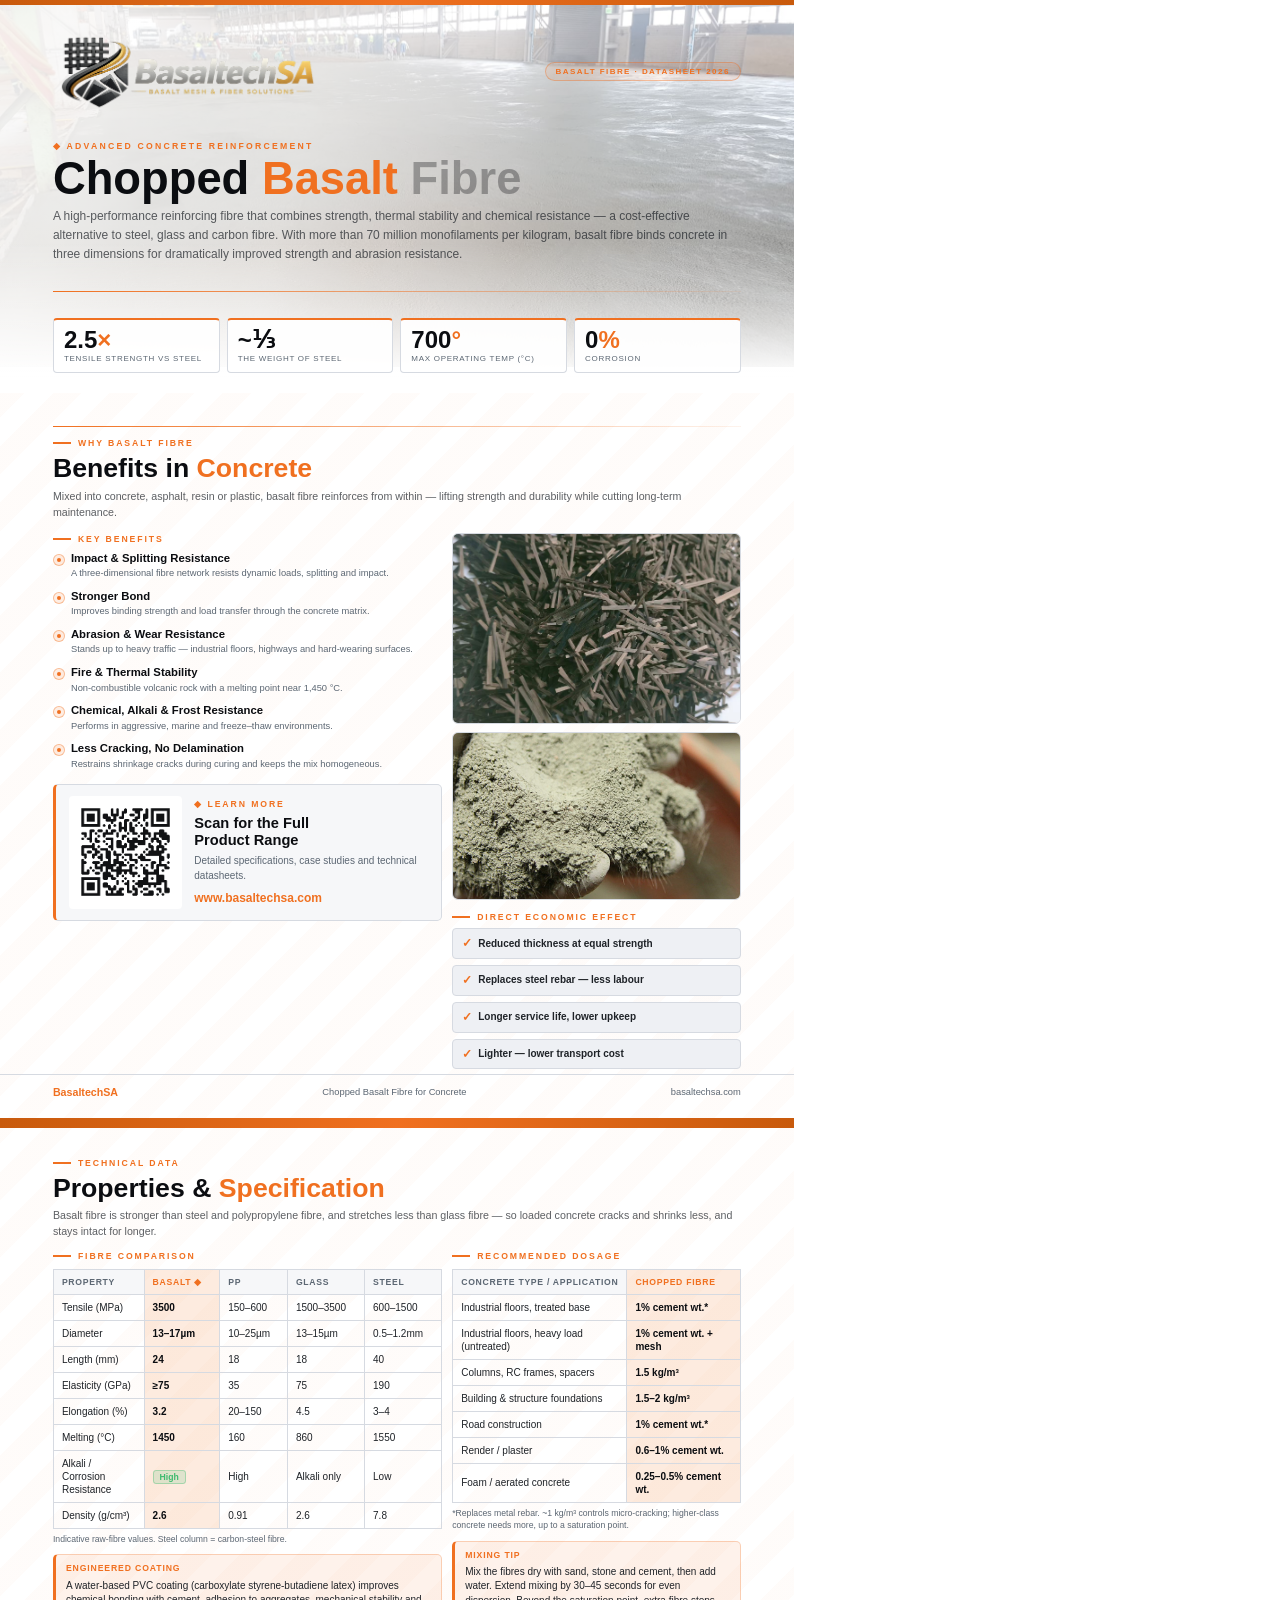
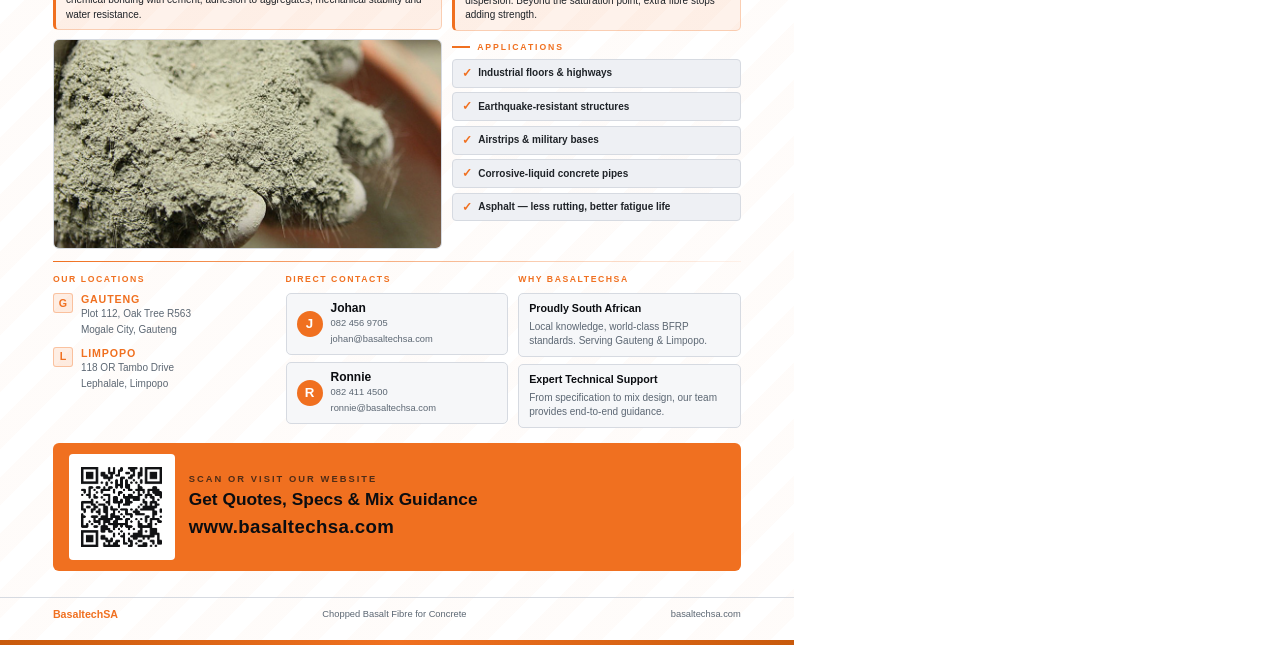
<file: flyer/basalt_fibre_flyer_source.html>
<!DOCTYPE html>
<html lang="en">
<head>
<meta charset="UTF-8"/>
<style>

@page { size: A4; margin: 0; }
*, *::before, *::after { box-sizing: border-box; margin: 0; padding: 0; }

:root {
  --orange:      #F07020;
  --orange-dark: #C85A0C;
  --dark:        #ffffff;
  --card:        #f6f7f9;
  --card-2:      #eef0f4;
  --line:        #d6dae1;
  --text:        #1f2328;
  --muted:       #5c6773;
  --white:       #0b0d11;
}

body {
  font-family: "Liberation Sans", Arial, sans-serif;
  background: var(--dark);
  color: var(--text);
  font-size: 8.5pt;
  line-height: 1.4;
}

.page {
  width: 210mm;
  height: 297mm;
  position: relative;
  overflow: hidden;
  background: var(--dark);
  page-break-after: always;
}
.page:last-child { page-break-after: auto; }

.top-bar, .btm-bar {
  position: absolute; left: 0; right: 0; height: 5px; z-index: 10;
  background: linear-gradient(90deg, var(--orange-dark), var(--orange), var(--orange-dark));
}
.top-bar { top: 0; }
.btm-bar { bottom: 0; }

.stripes {
  position: absolute; inset: 0; z-index: 0; pointer-events: none;
  background-image: repeating-linear-gradient(
    -45deg, transparent, transparent 20px,
    rgba(240,112,32,0.025) 20px, rgba(240,112,32,0.025) 40px
  );
}

/* ─── SHARED ─────────────────────────── */
.eyebrow {
  font-family: "URW Gothic", "Liberation Sans", sans-serif;
  font-size: 6.5pt; font-weight: 700; letter-spacing: 0.22em;
  text-transform: uppercase; color: var(--orange);
  display: flex; align-items: center; gap: 7px; margin-bottom: 4pt;
}
.eyebrow::before { content: ''; width: 18px; height: 2px; background: var(--orange); flex-shrink: 0; }

.section-title {
  font-family: "URW Gothic", "Liberation Sans", sans-serif;
  font-size: 20pt; font-weight: 700; line-height: 1.1; color: var(--white); margin-bottom: 3pt;
}
.section-title .acc { color: var(--orange); }
.section-sub { font-size: 8pt; color: rgba(31,35,40,0.72); line-height: 1.5; margin-bottom: 8pt; }

.card { background: var(--card); border: 1px solid var(--line); border-radius: 5px; padding: 7px 10px; }
.card-orange {
  background: rgba(240,112,32,0.09); border: 1px solid rgba(240,112,32,0.28);
  border-left: 3px solid var(--orange); border-radius: 5px; padding: 7px 10px;
}

.feat-item { display: flex; gap: 6px; align-items: flex-start; margin-bottom: 5pt; }
.feat-dot {
  width: 12px; height: 12px; flex-shrink: 0; margin-top: 2px;
  background: rgba(240,112,32,0.12); border: 1px solid rgba(240,112,32,0.4);
  border-radius: 50%; display: flex; align-items: center; justify-content: center;
}
.feat-dot::after { content: ''; width: 4px; height: 4px; background: var(--orange); border-radius: 50%; }
.feat-title { font-family: "URW Gothic", sans-serif; font-weight: 700; font-size: 8.5pt; color: var(--white); display: block; line-height: 1.2; }
.feat-desc { font-size: 7pt; color: var(--muted); line-height: 1.35; }

.check-item {
  display: flex; align-items: center; gap: 6px;
  background: var(--card-2); border: 1px solid var(--line);
  border-radius: 4px; padding: 5px 9px; margin-bottom: 3.5pt;
}
.check-mark { color: var(--orange); font-size: 9pt; font-weight: 700; flex-shrink: 0; }
.check-text { font-family: "URW Gothic", sans-serif; font-weight: 700; font-size: 7.5pt; color: var(--text); }

.img-box { border-radius: 6px; overflow: hidden; border: 1px solid var(--line); line-height: 0; }
.img-box img { width: 100%; display: block; object-fit: cover; }

.two-col { display: flex; gap: 10px; }
.col-l { flex: 0 0 103mm; width: 103mm; }
.col-r { flex: 1; }

.pg-footer {
  position: absolute; bottom: 6mm; left: 0; right: 0;
  padding: 2.5mm 14mm 0; border-top: 1px solid var(--line);
  display: flex; justify-content: space-between; align-items: center;
  font-size: 7pt; color: var(--muted); z-index: 5;
}
.pg-footer-brand { font-family: "URW Gothic", sans-serif; font-weight: 700; color: var(--orange); font-size: 8pt; }

/* ════ PAGE 1 ═══════════════════════════ */

.p1-bg {
  position: absolute; top: 0; left: 0; right: 0; height: 97mm; z-index: 0;
  background-image: url('../images/FactoryFloor1.jpg');
  background-size: cover; background-position: center 40%;
}
.p1-grad {
  position: absolute; top: 0; left: 0; right: 0; height: 104mm; z-index: 1;
  background:
    linear-gradient(180deg, rgba(255,255,255,0) 0%, rgba(255,255,255,0) 62%, rgba(255,255,255,0.72) 86%, rgba(255,255,255,1) 96%),
    linear-gradient(105deg, rgba(255,255,255,0.90) 0%, rgba(255,255,255,0.74) 38%, rgba(255,255,255,0.42) 66%, rgba(255,255,255,0.24) 100%);
}
.p1-cover { position: relative; z-index: 2; padding: 8mm 14mm 6mm; }

.p1-header { display: flex; align-items: center; justify-content: space-between; margin-bottom: 7mm; }
.p1-logo { height: 22mm; width: auto; }

.qr-panel {
  display: flex; gap: 12px; align-items: center;
  background: var(--card); border: 1px solid var(--line);
  border-left: 3px solid var(--orange);
  border-radius: 5px; padding: 11px 13px; margin-top: 9pt;
}
.qr-panel-img {
  width: 30mm; height: 30mm; flex-shrink: 0;
  border-radius: 4px; background: #fff; padding: 2mm;
}
.qr-panel-img img { width: 100%; height: 100%; display: block; }
.qr-panel-eyebrow {
  font-family: "URW Gothic", sans-serif; font-weight: 700; font-size: 6.5pt;
  color: var(--orange); letter-spacing: 0.22em; text-transform: uppercase;
  margin-bottom: 4pt;
}
.qr-panel-title {
  font-family: "URW Gothic", sans-serif; font-weight: 700; font-size: 11pt;
  color: var(--white); line-height: 1.15; margin-bottom: 4pt;
}
.qr-panel-text { font-size: 7.5pt; color: var(--muted); line-height: 1.45; margin-bottom: 5pt; }
.qr-panel-url {
  font-family: "URW Gothic", sans-serif; font-weight: 700; font-size: 9pt;
  color: var(--orange); display: block;
}

.web-cta {
  background: var(--orange); border-radius: 6px; padding: 11px 16px;
  display: flex; align-items: center; gap: 14px; margin-top: 9pt;
}
.web-cta-qr {
  width: 28mm; height: 28mm; flex-shrink: 0;
  background: #fff; border-radius: 4px; padding: 2mm;
}
.web-cta-qr img { width: 100%; height: 100%; display: block; }
.web-cta-label {
  font-family: "URW Gothic", sans-serif; font-size: 7pt; font-weight: 700;
  letter-spacing: 0.22em; text-transform: uppercase; color: rgba(17,18,20,0.72);
  margin-bottom: 3pt;
}
.web-cta-headline {
  font-family: "URW Gothic", sans-serif; font-size: 13pt; font-weight: 700;
  color: #0b0d11; line-height: 1.15; margin-bottom: 3pt;
}
.web-cta-url {
  font-family: "URW Gothic", sans-serif; font-size: 14pt; font-weight: 700;
  color: #0b0d11; letter-spacing: 0.02em;
}
.p1-badge {
  font-family: "URW Gothic", sans-serif; font-size: 6pt; font-weight: 700;
  letter-spacing: 0.18em; text-transform: uppercase; color: var(--orange);
  border: 1px solid rgba(240,112,32,0.38); background: rgba(240,112,32,0.09);
  padding: 3px 10px; border-radius: 20px;
}
.p1-tag {
  font-family: "URW Gothic", sans-serif; font-size: 6.5pt; font-weight: 700;
  letter-spacing: 0.26em; text-transform: uppercase; color: var(--orange); margin-bottom: 3pt;
}
.p1-h1 {
  font-family: "URW Gothic", "Liberation Sans", sans-serif;
  font-size: 34pt; font-weight: 700; line-height: 1.0; color: var(--white); margin-bottom: 4pt;
}
.p1-h1 .acc { color: var(--orange); }
.p1-h1 .dim { color: rgba(11,13,17,0.32); }
.p1-sub { font-size: 9pt; color: rgba(31,35,40,0.72); line-height: 1.6; margin-bottom: 7mm; }

.p1-divider { height: 1px; background: linear-gradient(90deg, var(--orange), rgba(240,112,32,0.08)); margin-bottom: 7mm; }

.p1-stats { display: flex; gap: 7px; }
.p1-stat {
  flex: 1; background: rgba(255,255,255,0.94); border: 1px solid var(--line);
  border-top: 2.5px solid var(--orange); border-radius: 4px; padding: 8px 10px;
}
.p1-stat-n { font-family: "URW Gothic", sans-serif; font-size: 18pt; font-weight: 700; color: var(--white); line-height: 1; }
.p1-stat-n em { color: var(--orange); font-style: normal; }
.p1-stat-l { font-size: 6pt; color: var(--muted); text-transform: uppercase; letter-spacing: 0.09em; margin-top: 2px; line-height: 1.3; }

.p1-mesh { position: relative; z-index: 2; padding: 8mm 14mm 0; }
.p1-mesh .section-sub { margin-bottom: 10pt; }
.p1-mesh .feat-item { margin-bottom: 6.5pt; }
.p1-mesh .check-item { margin-bottom: 4.5pt; padding: 6px 9px; }
.p1-mesh .qr-panel { margin-top: 9pt; }

/* ════ PAGE 2 ═══════════════════════════ */

.p2-body { position: relative; z-index: 2; padding: 9mm 14mm 0; }

.comp-table { width: 100%; border-collapse: collapse; font-size: 7.5pt; margin-top: 5pt; }
.comp-table th {
  background: var(--card); color: var(--muted);
  font-family: "URW Gothic", sans-serif; font-weight: 700; font-size: 6.5pt;
  letter-spacing: 0.08em; text-transform: uppercase;
  padding: 6px 8px; border: 1px solid var(--line); text-align: left;
}
.comp-table th.hl { background: rgba(240,112,32,0.14); color: var(--orange); }
.comp-table td { padding: 6px 8px; border: 1px solid var(--line); color: var(--text); line-height: 1.3; }
.comp-table tr:nth-child(even) td { background: rgba(255,255,255,0.025); }
.comp-table tr td.hl, .comp-table tr:nth-child(even) td.hl { background: rgba(240,112,32,0.14); color: var(--white); font-family: "URW Gothic", sans-serif; font-weight: 700; }
.badge-green {
  background: rgba(61,186,110,0.16); color: #3dba6e; border: 1px solid rgba(61,186,110,0.35);
  border-radius: 3px; padding: 1px 6px; font-size: 6.5pt;
  font-family: "URW Gothic", sans-serif; font-weight: 700;
}
.tbl-note { font-size: 6.5pt; color: var(--muted); margin-top: 3pt; line-height: 1.4; }

.contact-grid { display: flex; gap: 10px; margin-bottom: 8pt; }
.contact-col { flex: 1; }
.contact-col-title {
  font-family: "URW Gothic", sans-serif; font-size: 6.5pt; font-weight: 700;
  letter-spacing: 0.18em; text-transform: uppercase; color: var(--orange); margin-bottom: 6pt;
}
.loc-item { display: flex; gap: 8px; align-items: flex-start; margin-bottom: 7pt; }
.loc-icon {
  width: 20px; height: 20px; background: rgba(240,112,32,0.12);
  border: 1px solid rgba(240,112,32,0.35); border-radius: 3px;
  color: var(--orange); font-family: "URW Gothic", sans-serif; font-weight: 700; font-size: 8pt;
  display: flex; align-items: center; justify-content: center; flex-shrink: 0;
}
.loc-label { font-family: "URW Gothic", sans-serif; font-weight: 700; font-size: 8pt; color: var(--orange); text-transform: uppercase; letter-spacing: 0.08em; display: block; line-height: 1.2; }
.loc-addr { font-size: 7.5pt; color: var(--muted); line-height: 1.5; }

.person-card {
  display: flex; gap: 8px; align-items: center;
  background: var(--card); border: 1px solid var(--line);
  border-radius: 5px; padding: 7px 10px; margin-bottom: 5pt;
}
.person-avatar {
  width: 26px; height: 26px; background: var(--orange); border-radius: 50%;
  color: #fff; font-family: "URW Gothic", sans-serif; font-weight: 700; font-size: 10pt;
  display: flex; align-items: center; justify-content: center; flex-shrink: 0;
}
.person-name { font-family: "URW Gothic", sans-serif; font-weight: 700; font-size: 9pt; color: var(--white); display: block; line-height: 1.2; }
.person-detail { font-size: 7pt; color: var(--muted); line-height: 1.5; }

</style>
</head>
<body>

<!-- ══════════ PAGE 1 — COVER + BENEFITS ══════════ -->
<div class="page">
  <div class="top-bar"></div>
  <div class="btm-bar"></div>
  <div class="stripes"></div>
  <div class="p1-bg"></div>
  <div class="p1-grad"></div>

  <div class="p1-cover">
    <div class="p1-header">
      <img class="p1-logo" src="../images/logo/basaltechsa-small-margin.png" alt="BasaltechSA"/>
      <span class="p1-badge">Basalt Fibre &middot; Datasheet 2026</span>
    </div>
    <div class="p1-tag">&#9670; Advanced Concrete Reinforcement</div>
    <div class="p1-h1">Chopped <span class="acc">Basalt</span> <span class="dim">Fibre</span></div>
    <div class="p1-sub">A high-performance reinforcing fibre that combines strength, thermal stability and chemical resistance &mdash; a cost-effective alternative to steel, glass and carbon fibre. With more than 70&nbsp;million monofilaments per kilogram, basalt fibre binds concrete in three dimensions for dramatically improved strength and abrasion resistance.</div>
    <div class="p1-divider"></div>
    <div class="p1-stats">
      <div class="p1-stat"><div class="p1-stat-n">2.5<em>&times;</em></div><div class="p1-stat-l">Tensile Strength vs Steel</div></div>
      <div class="p1-stat"><div class="p1-stat-n">~&#8531;</div><div class="p1-stat-l">The Weight of Steel</div></div>
      <div class="p1-stat"><div class="p1-stat-n">700<em>&deg;</em></div><div class="p1-stat-l">Max Operating Temp (&deg;C)</div></div>
      <div class="p1-stat"><div class="p1-stat-n">0<em>%</em></div><div class="p1-stat-l">Corrosion</div></div>
    </div>
  </div>

  <div class="p1-mesh">
    <div style="height:1px;background:linear-gradient(90deg,var(--orange),rgba(240,112,32,0.08));margin-bottom:7pt;"></div>
    <div class="eyebrow">Why Basalt Fibre</div>
    <div class="section-title">Benefits in <span class="acc">Concrete</span></div>
    <div class="section-sub">Mixed into concrete, asphalt, resin or plastic, basalt fibre reinforces from within &mdash; lifting strength and durability while cutting long-term maintenance.</div>

    <div class="two-col">
      <div class="col-l">
        <div class="eyebrow" style="margin-bottom:5pt;">Key Benefits</div>
        <div class="feat-item"><div class="feat-dot"></div><div>
          <span class="feat-title">Impact &amp; Splitting Resistance</span>
          <span class="feat-desc">A three-dimensional fibre network resists dynamic loads, splitting and impact.</span>
        </div></div>
        <div class="feat-item"><div class="feat-dot"></div><div>
          <span class="feat-title">Stronger Bond</span>
          <span class="feat-desc">Improves binding strength and load transfer through the concrete matrix.</span>
        </div></div>
        <div class="feat-item"><div class="feat-dot"></div><div>
          <span class="feat-title">Abrasion &amp; Wear Resistance</span>
          <span class="feat-desc">Stands up to heavy traffic &mdash; industrial floors, highways and hard-wearing surfaces.</span>
        </div></div>
        <div class="feat-item"><div class="feat-dot"></div><div>
          <span class="feat-title">Fire &amp; Thermal Stability</span>
          <span class="feat-desc">Non-combustible volcanic rock with a melting point near 1,450&nbsp;&deg;C.</span>
        </div></div>
        <div class="feat-item"><div class="feat-dot"></div><div>
          <span class="feat-title">Chemical, Alkali &amp; Frost Resistance</span>
          <span class="feat-desc">Performs in aggressive, marine and freeze&ndash;thaw environments.</span>
        </div></div>
        <div class="feat-item"><div class="feat-dot"></div><div>
          <span class="feat-title">Less Cracking, No Delamination</span>
          <span class="feat-desc">Restrains shrinkage cracks during curing and keeps the mix homogeneous.</span>
        </div></div>

        <div class="qr-panel">
          <div class="qr-panel-img">
            <img src="../images/qrcode-light.png" alt="Scan for website"/>
          </div>
          <div>
            <div class="qr-panel-eyebrow">&#9670; Learn More</div>
            <div class="qr-panel-title">Scan for the Full<br>Product Range</div>
            <div class="qr-panel-text">Detailed specifications, case studies and technical datasheets.</div>
            <span class="qr-panel-url">www.basaltechsa.com</span>
          </div>
        </div>
      </div>

      <div class="col-r">
        <div class="img-box" style="margin-bottom:6pt;">
          <img src="../images/Fiber1.jpg" style="height:50mm;" alt="Chopped basalt fibre"/>
        </div>
        <div class="img-box" style="margin-bottom:8pt;">
          <img src="../images/FiberConcreteMix.jpg" style="height:44mm;" alt="Basalt fibre in concrete mix"/>
        </div>
        <div class="eyebrow" style="margin-bottom:4pt;">Direct Economic Effect</div>
        <div class="check-item"><span class="check-mark">&check;</span><span class="check-text">Reduced thickness at equal strength</span></div>
        <div class="check-item"><span class="check-mark">&check;</span><span class="check-text">Replaces steel rebar &mdash; less labour</span></div>
        <div class="check-item"><span class="check-mark">&check;</span><span class="check-text">Longer service life, lower upkeep</span></div>
        <div class="check-item"><span class="check-mark">&check;</span><span class="check-text">Lighter &mdash; lower transport cost</span></div>
      </div>
    </div>
  </div>

  <div class="pg-footer">
    <span class="pg-footer-brand">BasaltechSA</span>
    <span>Chopped Basalt Fibre for Concrete</span>
    <span>basaltechsa.com</span>
  </div>
</div>


<!-- ══════════ PAGE 2 — PROPERTIES + MIX + CONTACT ══════════ -->
<div class="page">
  <div class="top-bar"></div>
  <div class="btm-bar"></div>
  <div class="stripes"></div>

  <div class="p2-body">

    <div class="eyebrow">Technical Data</div>
    <div class="section-title">Properties &amp; <span class="acc">Specification</span></div>
    <div class="section-sub">Basalt fibre is stronger than steel and polypropylene fibre, and stretches less than glass fibre &mdash; so loaded concrete cracks and shrinks less, and stays intact for longer.</div>

    <div class="two-col">
      <div class="col-l">
        <div class="eyebrow" style="margin-bottom:5pt;">Fibre Comparison</div>
        <table class="comp-table">
          <thead>
            <tr>
              <th style="width:24mm;">Property</th>
              <th class="hl" style="width:20mm;">Basalt &#9670;</th>
              <th>PP</th><th>Glass</th><th>Steel</th>
            </tr>
          </thead>
          <tbody>
            <tr><td>Tensile (MPa)</td><td class="hl">3500</td><td>150&ndash;600</td><td>1500&ndash;3500</td><td>600&ndash;1500</td></tr>
            <tr><td>Diameter</td><td class="hl">13&ndash;17&micro;m</td><td>10&ndash;25&micro;m</td><td>13&ndash;15&micro;m</td><td>0.5&ndash;1.2mm</td></tr>
            <tr><td>Length (mm)</td><td class="hl">24</td><td>18</td><td>18</td><td>40</td></tr>
            <tr><td>Elasticity (GPa)</td><td class="hl">&ge;75</td><td>35</td><td>75</td><td>190</td></tr>
            <tr><td>Elongation (%)</td><td class="hl">3.2</td><td>20&ndash;150</td><td>4.5</td><td>3&ndash;4</td></tr>
            <tr><td>Melting (&deg;C)</td><td class="hl">1450</td><td>160</td><td>860</td><td>1550</td></tr>
            <tr><td>Alkali / Corrosion Resistance</td><td class="hl"><span class="badge-green">High</span></td><td>High</td><td>Alkali only</td><td>Low</td></tr>
            <tr><td>Density (g/cm&sup3;)</td><td class="hl">2.6</td><td>0.91</td><td>2.6</td><td>7.8</td></tr>
          </tbody>
        </table>
        <div class="tbl-note">Indicative raw-fibre values. Steel column = carbon-steel fibre.</div>

        <div class="card-orange" style="margin-top:7pt;">
          <div style="font-family:'URW Gothic',sans-serif;font-weight:700;font-size:6.5pt;color:var(--orange);letter-spacing:0.1em;text-transform:uppercase;margin-bottom:3pt;">Engineered Coating</div>
          <div style="font-size:7.5pt;color:var(--text);line-height:1.45;">A water-based PVC coating (carboxylate styrene-butadiene latex) improves chemical bonding with cement, adhesion to aggregates, mechanical stability and water resistance.</div>
        </div>

        <div class="img-box" style="margin-top:7pt;">
          <img src="../images/FiberConcreteMix.jpg" style="height:55mm;" alt="Basalt fibre dispersed in concrete"/>
        </div>
      </div>

      <div class="col-r">
        <div class="eyebrow" style="margin-bottom:5pt;">Recommended Dosage</div>
        <table class="comp-table">
          <thead>
            <tr>
              <th>Concrete type / application</th>
              <th class="hl" style="width:30mm;">Chopped fibre</th>
            </tr>
          </thead>
          <tbody>
            <tr><td>Industrial floors, treated base</td><td class="hl">1% cement wt.*</td></tr>
            <tr><td>Industrial floors, heavy load (untreated)</td><td class="hl">1% cement wt. + mesh</td></tr>
            <tr><td>Columns, RC frames, spacers</td><td class="hl">1.5 kg/m&sup3;</td></tr>
            <tr><td>Building &amp; structure foundations</td><td class="hl">1.5&ndash;2 kg/m&sup3;</td></tr>
            <tr><td>Road construction</td><td class="hl">1% cement wt.*</td></tr>
            <tr><td>Render / plaster</td><td class="hl">0.6&ndash;1% cement wt.</td></tr>
            <tr><td>Foam / aerated concrete</td><td class="hl">0.25&ndash;0.5% cement wt.</td></tr>
          </tbody>
        </table>
        <div class="tbl-note">*Replaces metal rebar. ~1&nbsp;kg/m&sup3; controls micro-cracking; higher-class concrete needs more, up to a saturation point.</div>

        <div class="card-orange" style="margin-top:7pt;">
          <div style="font-family:'URW Gothic',sans-serif;font-weight:700;font-size:6.5pt;color:var(--orange);letter-spacing:0.1em;text-transform:uppercase;margin-bottom:3pt;">Mixing Tip</div>
          <div style="font-size:7.5pt;color:var(--text);line-height:1.45;">Mix the fibres dry with sand, stone and cement, then add water. Extend mixing by 30&ndash;45&nbsp;seconds for even dispersion. Beyond the saturation point, extra fibre stops adding strength.</div>
        </div>

        <div class="eyebrow" style="margin-top:8pt;margin-bottom:4pt;">Applications</div>
        <div class="check-item"><span class="check-mark">&check;</span><span class="check-text">Industrial floors &amp; highways</span></div>
        <div class="check-item"><span class="check-mark">&check;</span><span class="check-text">Earthquake-resistant structures</span></div>
        <div class="check-item"><span class="check-mark">&check;</span><span class="check-text">Airstrips &amp; military bases</span></div>
        <div class="check-item"><span class="check-mark">&check;</span><span class="check-text">Corrosive-liquid concrete pipes</span></div>
        <div class="check-item"><span class="check-mark">&check;</span><span class="check-text">Asphalt &mdash; less rutting, better fatigue life</span></div>
      </div>
    </div>

    <div style="height:1px;background:linear-gradient(90deg,var(--orange),rgba(240,112,32,0.08));margin:9pt 0 8pt;"></div>

    <div class="contact-grid">
      <div class="contact-col">
        <div class="contact-col-title">Our Locations</div>
        <div class="loc-item">
          <div class="loc-icon">G</div>
          <div><span class="loc-label">Gauteng</span><span class="loc-addr">Plot 112, Oak Tree R563<br>Mogale City, Gauteng</span></div>
        </div>
        <div class="loc-item">
          <div class="loc-icon">L</div>
          <div><span class="loc-label">Limpopo</span><span class="loc-addr">118 OR Tambo Drive<br>Lephalale, Limpopo</span></div>
        </div>
      </div>
      <div class="contact-col">
        <div class="contact-col-title">Direct Contacts</div>
        <div class="person-card">
          <div class="person-avatar">J</div>
          <div><span class="person-name">Johan</span><span class="person-detail">082 456 9705<br>johan@basaltechsa.com</span></div>
        </div>
        <div class="person-card">
          <div class="person-avatar">R</div>
          <div><span class="person-name">Ronnie</span><span class="person-detail">082 411 4500<br>ronnie@basaltechsa.com</span></div>
        </div>
      </div>
      <div class="contact-col">
        <div class="contact-col-title">Why BasaltechSA</div>
        <div class="card" style="margin-bottom:5pt;">
          <div style="font-family:'URW Gothic',sans-serif;font-weight:700;font-size:8pt;color:var(--white);margin-bottom:3pt;">Proudly South African</div>
          <div style="font-size:7.5pt;color:var(--muted);line-height:1.45;">Local knowledge, world-class BFRP standards. Serving Gauteng &amp; Limpopo.</div>
        </div>
        <div class="card">
          <div style="font-family:'URW Gothic',sans-serif;font-weight:700;font-size:8pt;color:var(--white);margin-bottom:3pt;">Expert Technical Support</div>
          <div style="font-size:7.5pt;color:var(--muted);line-height:1.45;">From specification to mix design, our team provides end-to-end guidance.</div>
        </div>
      </div>
    </div>

    <div class="web-cta">
      <div class="web-cta-qr">
        <img src="../images/qrcode-light.png" alt="Scan for basaltechsa.com"/>
      </div>
      <div style="flex:1;">
        <div class="web-cta-label">Scan or Visit Our Website</div>
        <div class="web-cta-headline">Get Quotes, Specs &amp; Mix Guidance</div>
        <div class="web-cta-url">www.basaltechsa.com</div>
      </div>
    </div>

  </div>

  <div class="pg-footer">
    <span class="pg-footer-brand">BasaltechSA</span>
    <span>Chopped Basalt Fibre for Concrete</span>
    <span>basaltechsa.com</span>
  </div>
</div>

</body>
</html>
</file>
